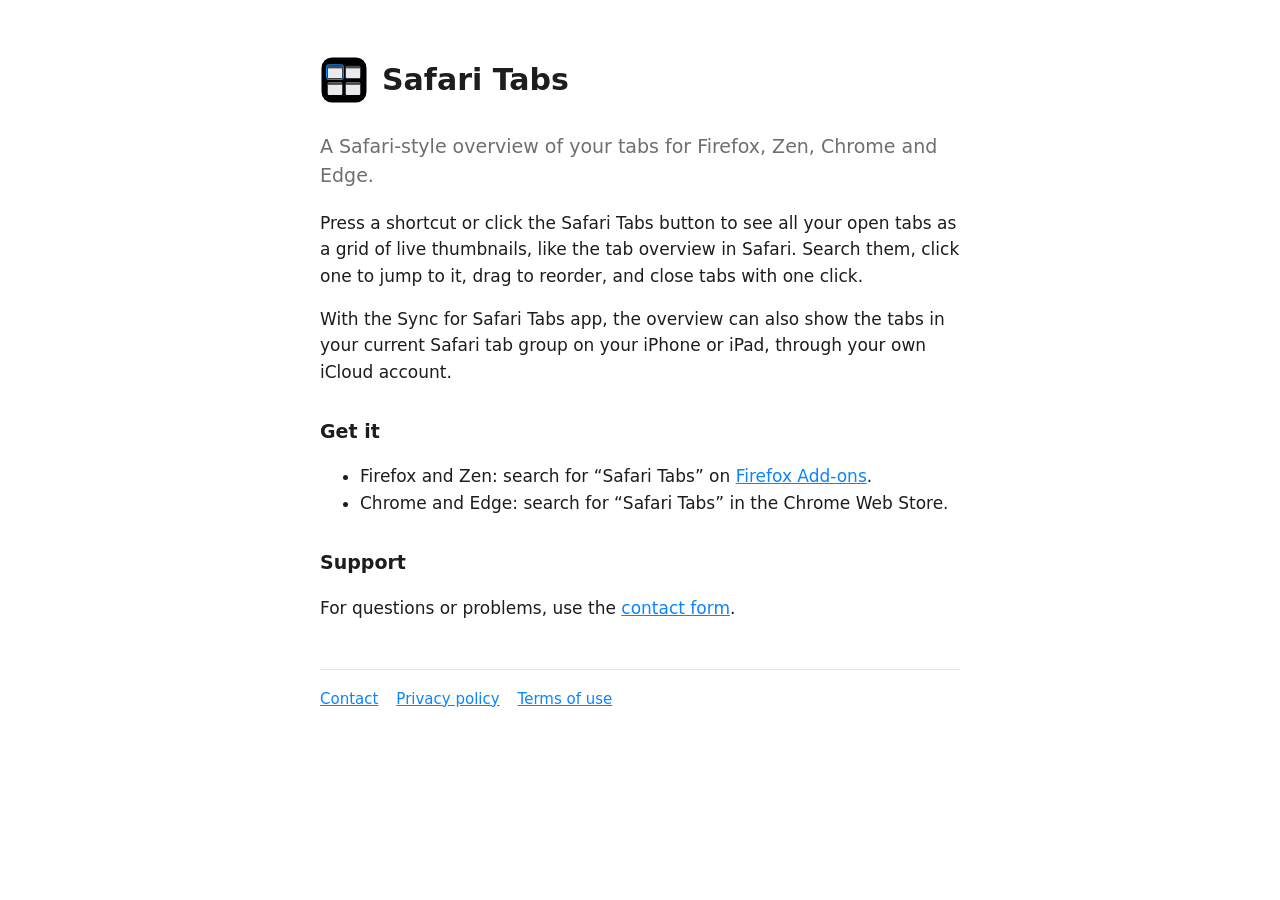
<file: index.html>
<!doctype html>
<html lang="en">
<head>
  <meta charset="utf-8">
  <meta name="viewport" content="width=device-width, initial-scale=1">
  <meta name="google-site-verification" content="qL1PIT8xPf-0vCAVPLPQTFwcVFmDsuiYGhZ_reN-QLs">
  <title>Safari Tabs</title>
  <meta name="description" content="A Safari-style overview of your tabs for Firefox, Zen, Chrome and Edge.">
  <link rel="icon" href="icon.svg">
  <link rel="stylesheet" href="style.css">
</head>
<body>
<main>
  <header>
    <img src="icon.svg" alt="">
    <h1>Safari Tabs</h1>
  </header>
  <p class="lede">A Safari-style overview of your tabs for Firefox, Zen, Chrome and Edge.</p>

  <p>Press a shortcut or click the Safari Tabs button to see all your open tabs as a grid of live thumbnails, like the tab overview in Safari. Search them, click one to jump to it, drag to reorder, and close tabs with one click.</p>
  <p>With the Sync for Safari Tabs app, the overview can also show the tabs in your current Safari tab group on your iPhone or iPad, through your own iCloud account.</p>

  <h2>Get it</h2>
  <ul>
    <li>Firefox and Zen: search for “Safari Tabs” on <a href="https://addons.mozilla.org/firefox/addon/safari-tabs/">Firefox Add-ons</a>.</li>
    <li>Chrome and Edge: search for “Safari Tabs” in the Chrome Web Store.</li>
  </ul>

  <h2>Support</h2>
  <p>For questions or problems, use the <a href="contact.html">contact form</a>.</p>

  <nav><a href="contact.html">Contact</a><a href="privacy.html">Privacy policy</a><a href="terms.html">Terms of use</a></nav>
</main>
</body>
</html>
</file>
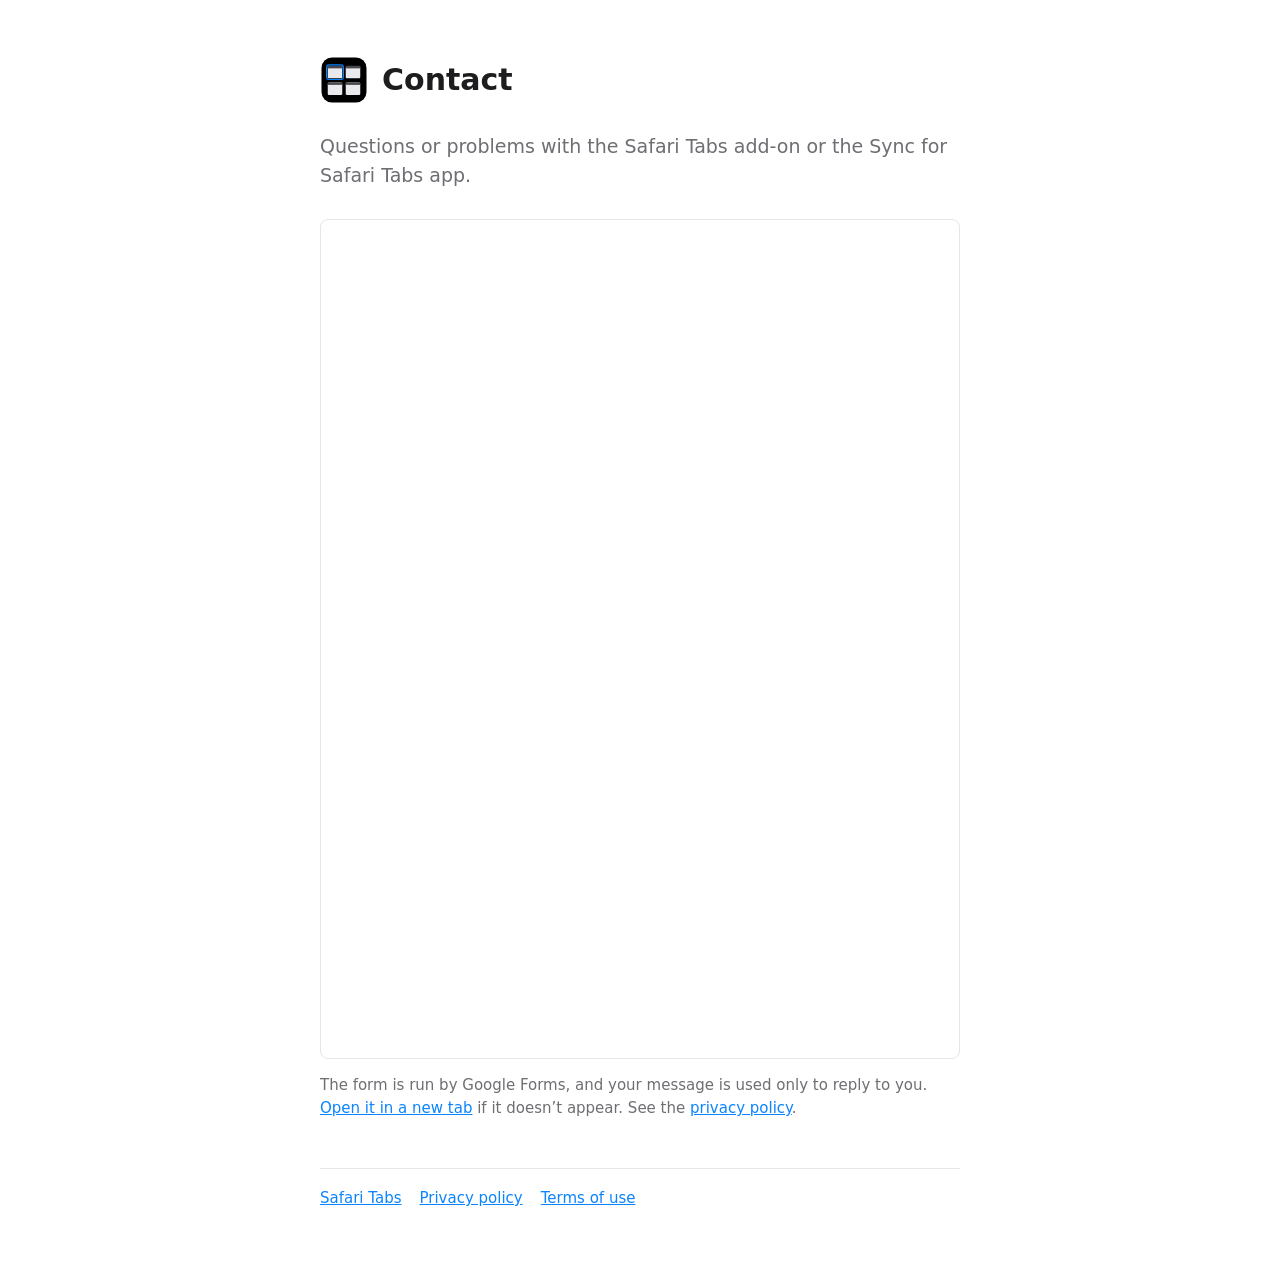
<file: contact.html>
<!doctype html>
<html lang="en">
<head>
  <meta charset="utf-8">
  <meta name="viewport" content="width=device-width, initial-scale=1">
  <title>Contact Safari Tabs</title>
  <meta name="description" content="Get help with the Safari Tabs add-on or the Sync for Safari Tabs app.">
  <link rel="icon" href="icon.svg">
  <link rel="stylesheet" href="style.css">
</head>
<body>
<main>
  <header>
    <img src="icon.svg" alt="">
    <h1>Contact</h1>
  </header>
  <p class="lede">Questions or problems with the Safari Tabs add-on or the Sync for Safari Tabs app.</p>

  <iframe class="form" src="https://docs.google.com/forms/d/e/1FAIpQLSdVWGJ2oOFa5vVOovMFHTAQyIvR6IGJVN_fMWMVgp45VrkzAg/viewform?embedded=true&amp;hl=en" title="Contact form"></iframe>

  <p class="updated">The form is run by Google Forms, and your message is used only to reply to you. <a href="https://docs.google.com/forms/d/e/1FAIpQLSdVWGJ2oOFa5vVOovMFHTAQyIvR6IGJVN_fMWMVgp45VrkzAg/viewform?hl=en">Open it in a new tab</a> if it doesn’t appear. See the <a href="privacy.html">privacy policy</a>.</p>

  <nav><a href="./">Safari Tabs</a><a href="privacy.html">Privacy policy</a><a href="terms.html">Terms of use</a></nav>
</main>
</body>
</html>
</file>
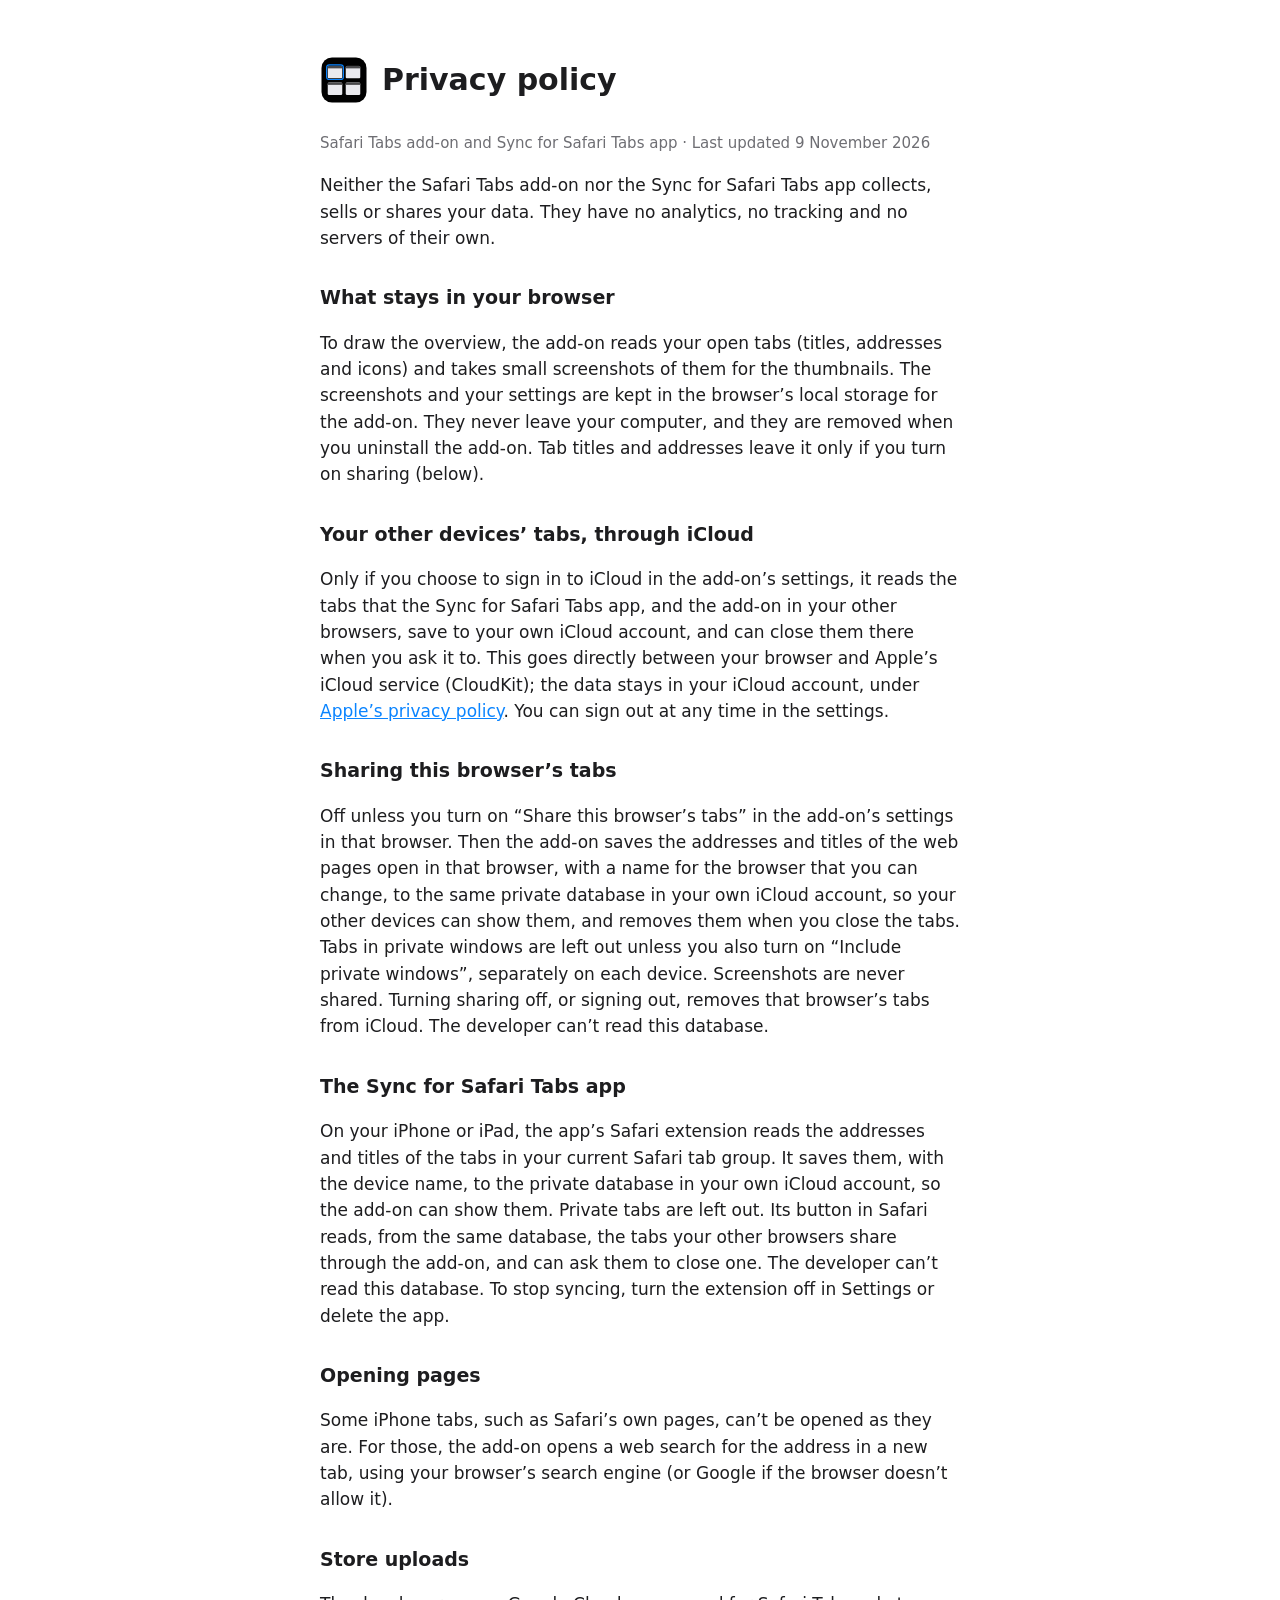
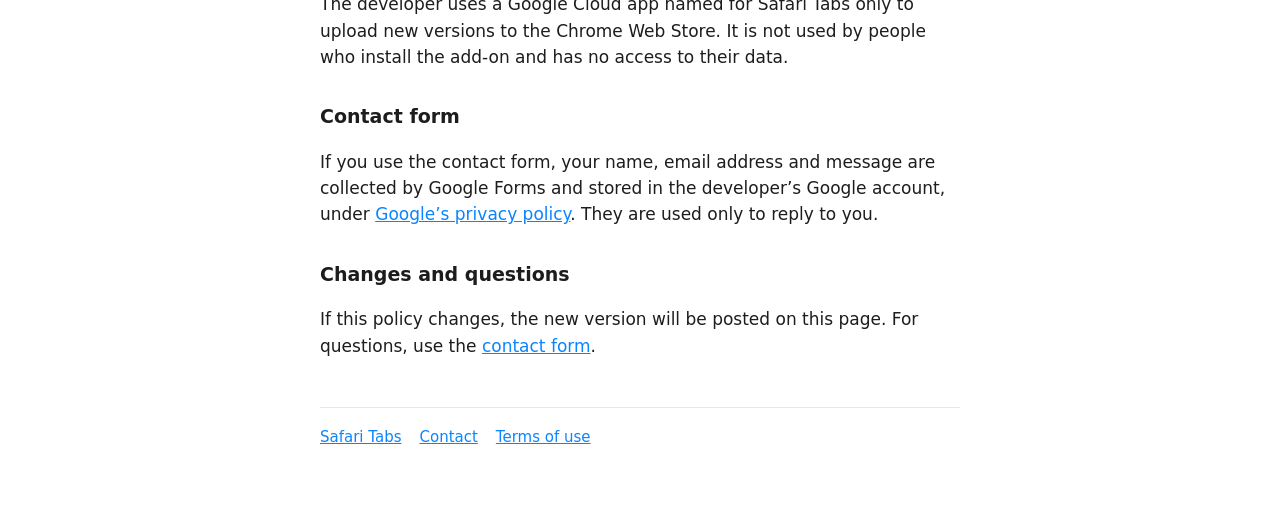
<file: privacy.html>
<!doctype html>
<html lang="en">
<head>
  <meta charset="utf-8">
  <meta name="viewport" content="width=device-width, initial-scale=1">
  <title>Safari Tabs Privacy</title>
  <meta name="description" content="How the Safari Tabs add-on and the Sync for Safari Tabs app handle your data.">
  <link rel="icon" href="icon.svg">
  <link rel="stylesheet" href="style.css">
</head>
<body>
<main>
  <header>
    <img src="icon.svg" alt="">
    <h1>Privacy policy</h1>
  </header>
  <p class="updated">Safari Tabs add-on and Sync for Safari Tabs app · Last updated 9 November 2026</p>

  <p>Neither the Safari Tabs add-on nor the Sync for Safari Tabs app collects, sells or shares your data. They have no analytics, no tracking and no servers of their own.</p>

  <h2>What stays in your browser</h2>
  <p>To draw the overview, the add-on reads your open tabs (titles, addresses and icons) and takes small screenshots of them for the thumbnails. The screenshots and your settings are kept in the browser’s local storage for the add-on. They never leave your computer, and they are removed when you uninstall the add-on. Tab titles and addresses leave it only if you turn on sharing (below).</p>

  <h2>Your other devices’ tabs, through iCloud</h2>
  <p>Only if you choose to sign in to iCloud in the add-on’s settings, it reads the tabs that the Sync for Safari Tabs app, and the add-on in your other browsers, save to your own iCloud account, and can close them there when you ask it to. This goes directly between your browser and Apple’s iCloud service (CloudKit); the data stays in your iCloud account, under <a href="https://www.apple.com/legal/privacy/">Apple’s privacy policy</a>. You can sign out at any time in the settings.</p>

  <h2>Sharing this browser’s tabs</h2>
  <p>Off unless you turn on “Share this browser’s tabs” in the add-on’s settings in that browser. Then the add-on saves the addresses and titles of the web pages open in that browser, with a name for the browser that you can change, to the same private database in your own iCloud account, so your other devices can show them, and removes them when you close the tabs. Tabs in private windows are left out unless you also turn on “Include private windows”, separately on each device. Screenshots are never shared. Turning sharing off, or signing out, removes that browser’s tabs from iCloud. The developer can’t read this database.</p>

  <h2>The Sync for Safari Tabs app</h2>
  <p>On your iPhone or iPad, the app’s Safari extension reads the addresses and titles of the tabs in your current Safari tab group. It saves them, with the device name, to the private database in your own iCloud account, so the add-on can show them. Private tabs are left out. Its button in Safari reads, from the same database, the tabs your other browsers share through the add-on, and can ask them to close one. The developer can’t read this database. To stop syncing, turn the extension off in Settings or delete the app.</p>

  <h2>Opening pages</h2>
  <p>Some iPhone tabs, such as Safari’s own pages, can’t be opened as they are. For those, the add-on opens a web search for the address in a new tab, using your browser’s search engine (or Google if the browser doesn’t allow it).</p>

  <h2>Store uploads</h2>
  <p>The developer uses a Google Cloud app named for Safari Tabs only to upload new versions to the Chrome Web Store. It is not used by people who install the add-on and has no access to their data.</p>

  <h2>Contact form</h2>
  <p>If you use the contact form, your name, email address and message are collected by Google Forms and stored in the developer’s Google account, under <a href="https://policies.google.com/privacy">Google’s privacy policy</a>. They are used only to reply to you.</p>

  <h2>Changes and questions</h2>
  <p>If this policy changes, the new version will be posted on this page. For questions, use the <a href="contact.html">contact form</a>.</p>

  <nav><a href="./">Safari Tabs</a><a href="contact.html">Contact</a><a href="terms.html">Terms of use</a></nav>
</main>
</body>
</html>
</file>
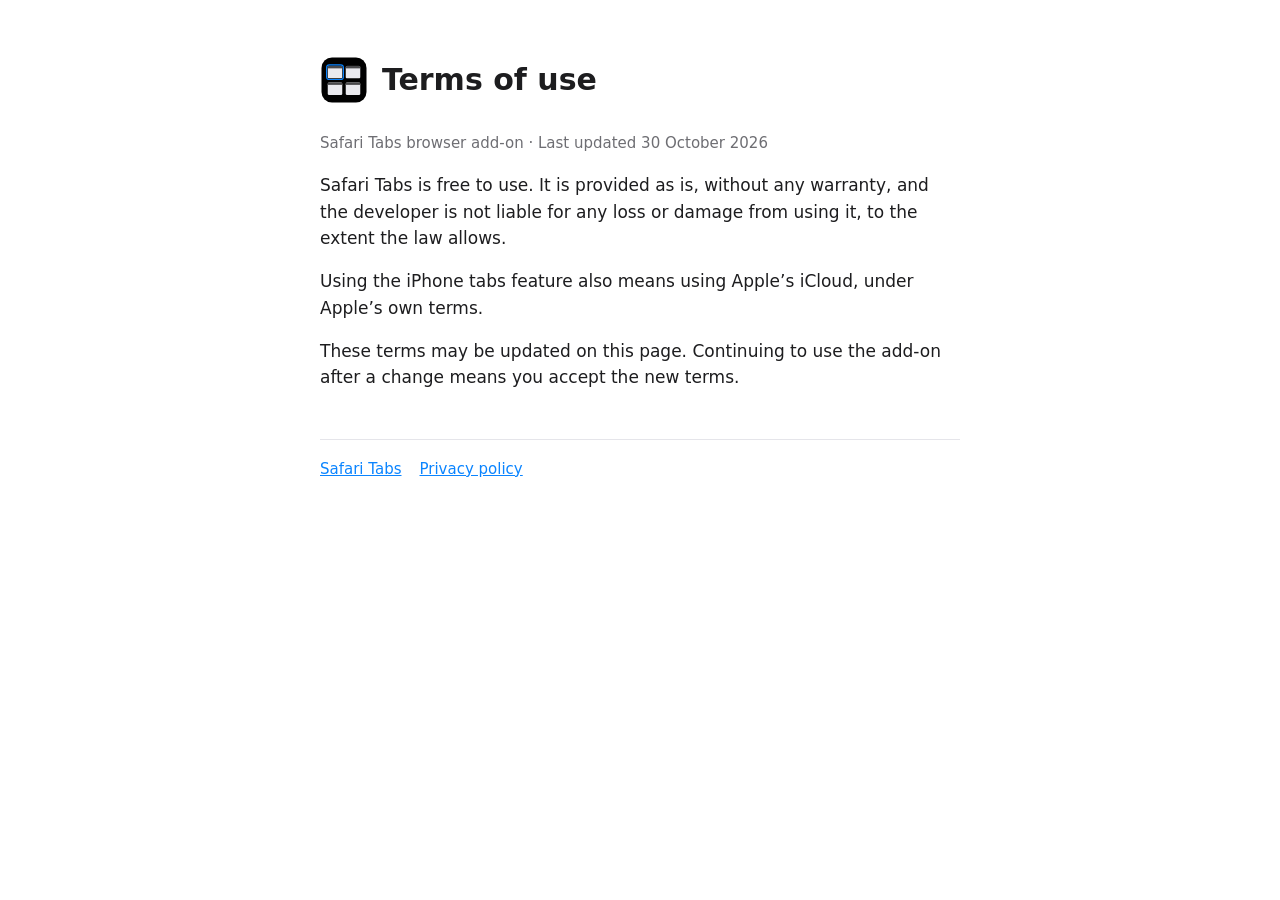
<file: terms.html>
<!doctype html>
<html lang="en">
<head>
  <meta charset="utf-8">
  <meta name="viewport" content="width=device-width, initial-scale=1">
  <title>Safari Tabs Terms</title>
  <meta name="description" content="Terms of use for the Safari Tabs browser add-on.">
  <link rel="icon" href="icon.svg">
  <link rel="stylesheet" href="style.css">
</head>
<body>
<main>
  <header>
    <img src="icon.svg" alt="">
    <h1>Terms of use</h1>
  </header>
  <p class="updated">Safari Tabs browser add-on · Last updated 30 October 2026</p>

  <p>Safari Tabs is free to use. It is provided as is, without any warranty, and the developer is not liable for any loss or damage from using it, to the extent the law allows.</p>
  <p>Using the iPhone tabs feature also means using Apple’s iCloud, under Apple’s own terms.</p>
  <p>These terms may be updated on this page. Continuing to use the add-on after a change means you accept the new terms.</p>

  <nav><a href="./">Safari Tabs</a><a href="privacy.html">Privacy policy</a></nav>
</main>
</body>
</html>
</file>
<file: style.css>
:root {
  --bg: #ffffff;
  --text: #1d1d1f;
  --muted: #6e6e73;
  --line: #e5e5ea;
  --accent: #0a84ff;
}
@media (prefers-color-scheme: dark) {
  :root {
    --bg: #111113;
    --text: #f5f5f7;
    --muted: #a1a1a6;
    --line: #2c2c2e;
    --accent: #409cff;
  }
}
* { box-sizing: border-box; }
body {
  margin: 0;
  background: var(--bg);
  color: var(--text);
  font: 17px/1.55 -apple-system, BlinkMacSystemFont, "Segoe UI", system-ui, sans-serif;
}
main { max-width: 680px; margin: 0 auto; padding: 56px 20px 72px; }
header { display: flex; align-items: center; gap: 14px; margin-bottom: 28px; }
header img { width: 48px; height: 48px; }
h1 { font-size: 30px; line-height: 1.2; margin: 0; }
h2 { font-size: 19px; margin: 32px 0 6px; }
p, li { color: var(--text); }
.lede { font-size: 19px; color: var(--muted); margin-top: 0; }
.updated { color: var(--muted); font-size: 15px; }
a { color: var(--accent); }
nav { margin-top: 48px; padding-top: 18px; border-top: 1px solid var(--line); font-size: 15px; color: var(--muted); }
nav a { margin-right: 18px; }
.form { display: block; width: 100%; height: 840px; margin-top: 28px; border: 1px solid var(--line); border-radius: 8px; }
@media (max-width: 560px) { .form { height: 900px; } }
</file>
